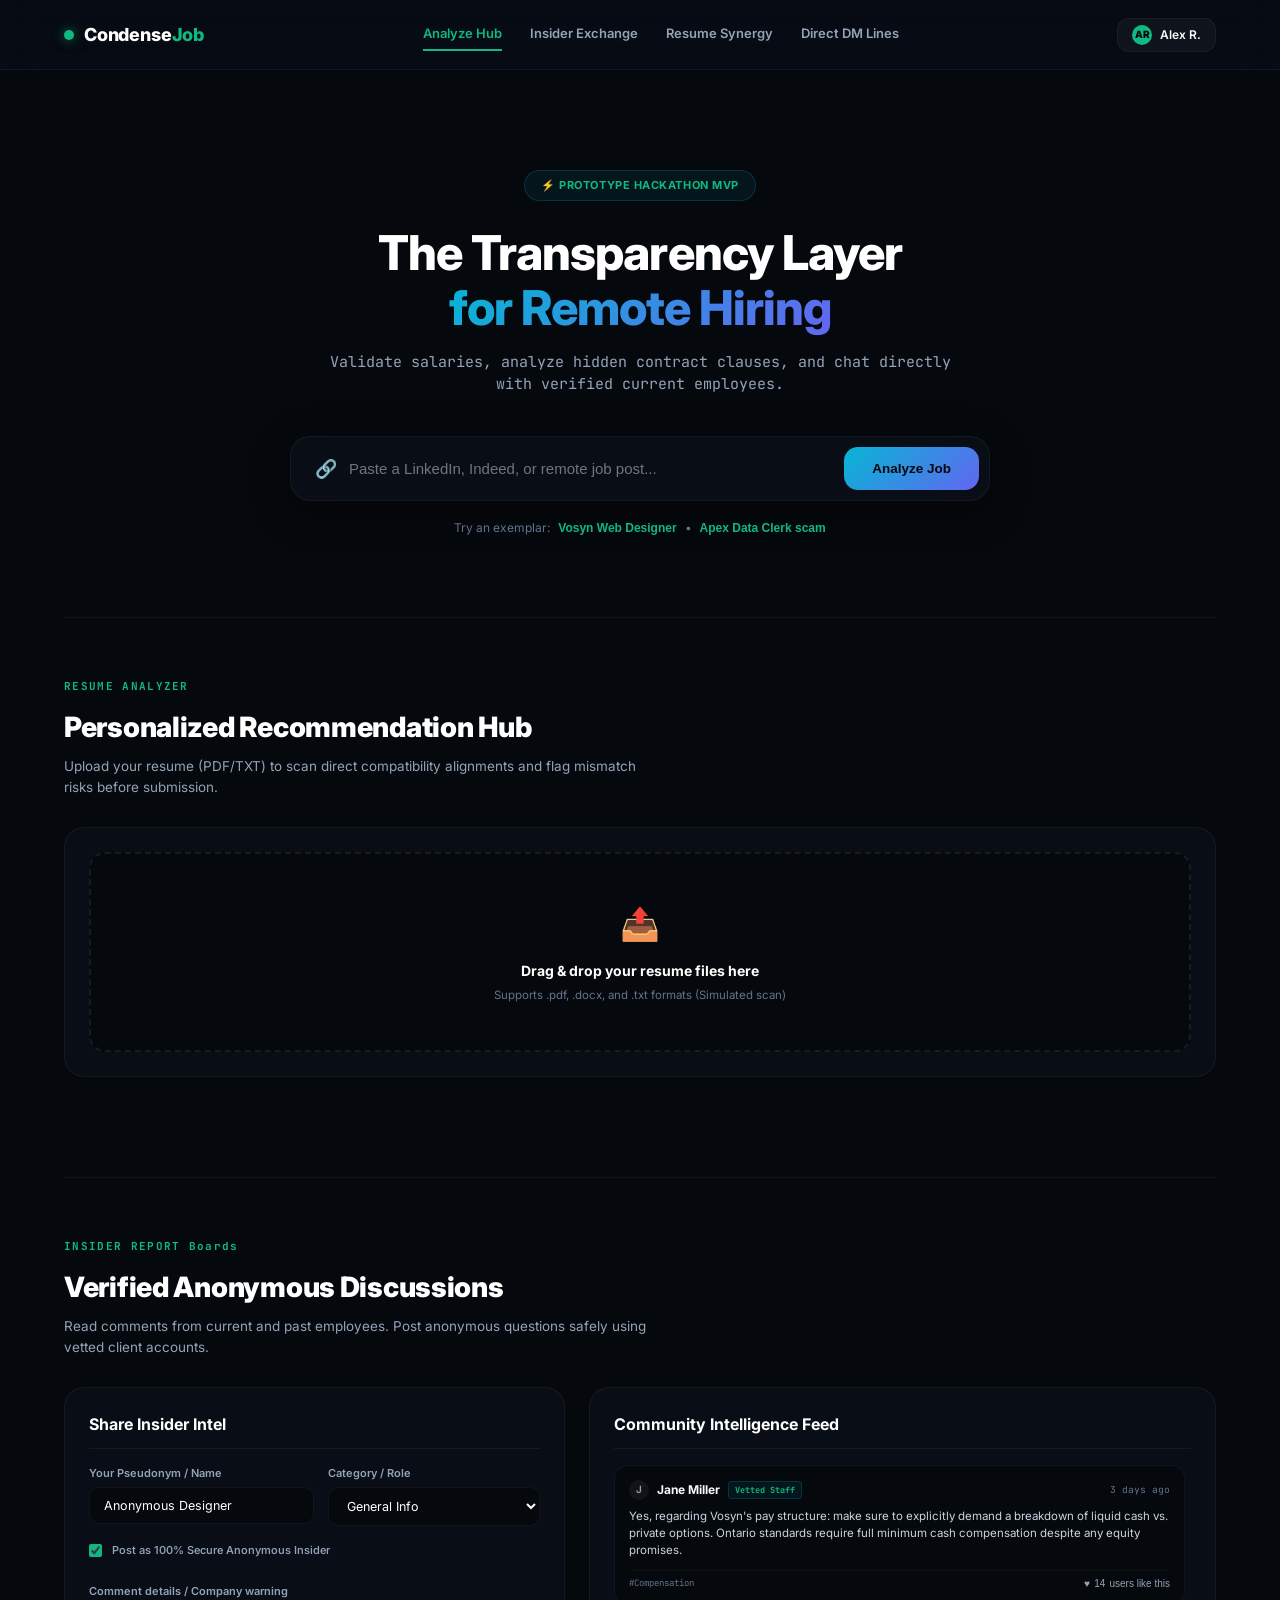
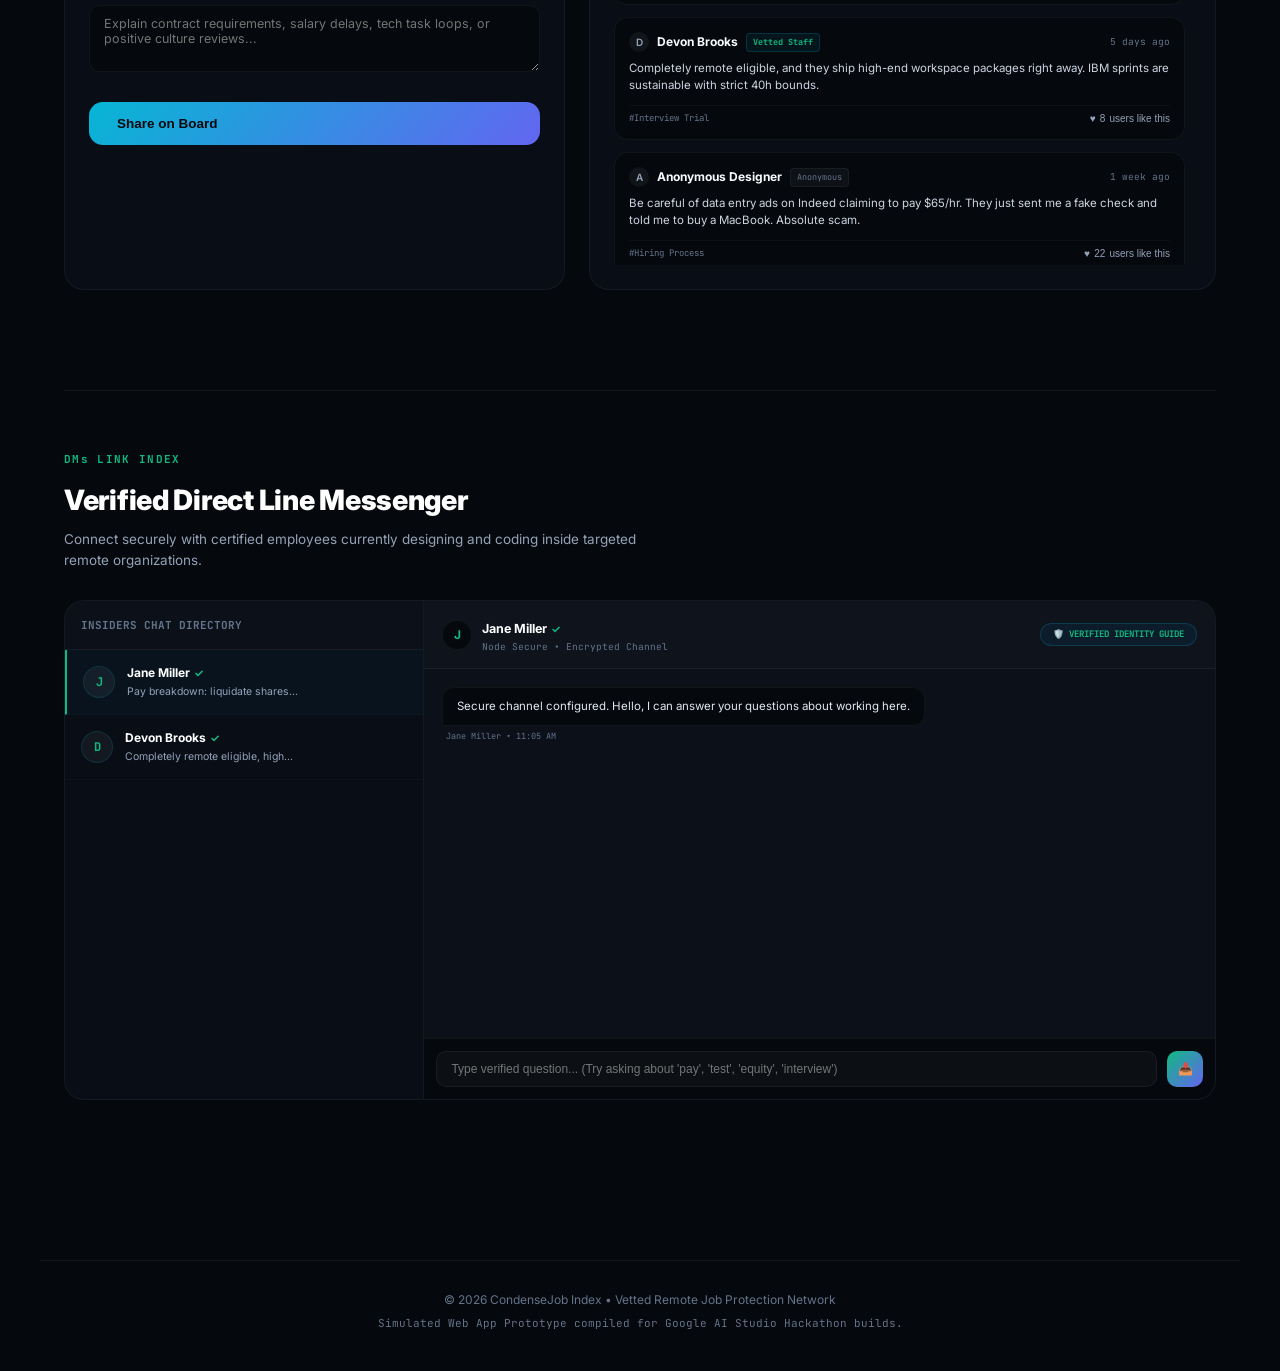
<file: website/index.html>
<!DOCTYPE html>
<html lang="en">
<head>
  <meta charset="UTF-8">
  <meta name="viewport" content="width=device-width, initial-scale=1.0">
  <title>CondenseJob - The Transparency Layer for Remote Hiring</title>
  <link rel="stylesheet" href="styles.css">
</head>
<body>
  <!-- Header Navigation Panel -->
  <header class="navbar">
    <div class="nav-container">
      <div class="logo-wrap">
        <span class="logo-dot"></span>
        <span class="logo-text">Condense<span class="text-cyan">Job</span></span>
      </div>
      <nav class="nav-links">
        <a href="#analyzer" class="nav-item active">Analyze Hub</a>
        <a href="#feed" class="nav-item">Insider Exchange</a>
        <a href="#recommendations" class="nav-item">Resume Synergy</a>
        <a href="#messenger" class="nav-item">Direct DM Lines</a>
      </nav>
      <div class="user-badge-wrap">
        <div class="user-badge">
          <span class="user-avatar">AR</span>
          <span class="user-name">Alex R.</span>
        </div>
      </div>
    </div>
  </header>

  <!-- Hero & Link Analyzer Form Section -->
  <main class="main-content">
    <section class="hero-section">
      <div class="announcement-pill">⚡ PROTOTYPE HACKATHON MVP</div>
      <h1 class="hero-title">
        The Transparency Layer <br>
        <span class="gradient-text">for Remote Hiring</span>
      </h1>
      <p class="hero-sub font-mono">
        Validate salaries, analyze hidden contract clauses, and chat directly with verified current employees.
      </p>

      <!-- URL Analyzer Box -->
      <div class="analyzer-wrap" id="analyzer">
        <form id="url-form" class="url-input-card">
          <div class="input-icon-group">
            <span class="link-svg">🔗</span>
            <input type="text" id="url-input" placeholder="Paste a LinkedIn, Indeed, or remote job post..." required>
          </div>
          <button type="submit" class="btn-primary" id="btn-submit-audit">
            <span class="btn-spinner hidden" id="audit-spinner">🌀</span>
            <span id="btn-text">Analyze Job</span>
          </button>
        </form>

        <div class="exemplars-row">
          <span>Try an exemplar:</span>
          <button type="button" class="preset-btn" data-url="linkedin.com/jobs/view/vosyn-product-designer">Vosyn Web Designer</button>
          <span class="dot-separator">•</span>
          <button type="button" class="preset-btn" data-url="indeed.com/jobs/view/apex-tech-data-entry">Apex Data Clerk scam</button>
        </div>
      </div>
    </section>

    <!-- Interactive AI Job Audit Response Section -->
    <div class="loading-panel hidden" id="audit-loader">
      <div class="scanning-beam"></div>
      <p class="loading-label font-mono">🥫 Dispensing Trust Sensors & Pulling Forums...</p>
    </div>

    <section class="analysis-results-section hidden" id="audit-results-panel">
      <!-- Section Header -->
      <div class="results-header">
        <div class="role-block">
          <span class="vetted-badge">⚡ Real-Time AI Verification</span>
          <h2 class="display-role" id="target-role">graphic designer</h2>
          <p class="display-entity" id="target-entity">Vetted Enterprise Co. &bull; Remote</p>
        </div>
        <div class="action-block">
          <button class="btn-secondary" id="btn-save-job">Save Job</button>
          <a href="#feed" class="btn-outline">View Forum discussions</a>
        </div>
      </div>

      <!-- Core Metric Cards (Similar to Extension Panel / Reference Image) -->
      <div class="metrics-grid">
        <div class="m-card">
          <h3 class="m-label">Overall Trust Score</h3>
          <p class="m-big text-warning" id="rating-trust">64</p>
          <div class="bar-track"><div class="bar" id="bar-trust" style="width: 64%;"></div></div>
        </div>
        <div class="m-card">
          <h3 class="m-label">Scam Risk Score</h3>
          <p class="m-big text-success" id="rating-scam">34</p>
          <div class="bar-track"><div class="bar" id="bar-scam" style="width: 34%;"></div></div>
        </div>
        <div class="m-card">
          <h3 class="m-label">Worth Applying?</h3>
          <div class="priority-pills">
            <span class="m-pill-warning" id="desc-priority">Use Caution</span>
          </div>
        </div>
        <div class="m-card">
          <h3 class="m-label">Match Score</h3>
          <p class="m-big text-warning" id="rating-match">71</p>
          <div class="bar-track"><div class="bar" id="bar-match" style="width: 71%;"></div></div>
        </div>
      </div>

      <!-- Detailed Breakdown List layout -->
      <div class="details-grid">
        <div class="d-panel">
          <h4 class="font-mono label-heading uppercase"><span class="highlight-cyan">🥫</span> AI-Generated Audit Summaries</h4>
          <ul class="bullet-list-large" id="list-summaries">
            <li>Language suggests broad responsibilities.</li>
          </ul>
        </div>
        
        <div class="d-panel border-red-glow hidden" id="warnings-panel">
          <h4 class="font-mono label-heading text-red uppercase">⚠️ Transparency Pitfalls Found</h4>
          <ul class="bullet-list-large" id="list-warnings">
            <!-- Warnings loaded here dynamically -->
          </ul>
        </div>
      </div>
    </section>

    <!-- Resume Synergy & Upload section -->
    <section class="section-container" id="recommendations">
      <div class="section-badge font-mono">RESUME ANALYZER</div>
      <h2 class="section-heading">Personalized Recommendation Hub</h2>
      <p class="section-desc">
        Upload your resume (PDF/TXT) to scan direct compatibility alignments and flag mismatch risks before submission.
      </p>

      <div class="bento-card relative">
        <div class="upload-dropzone" id="resume-dropzone">
          <span class="upload-svg">📤</span>
          <p class="upload-title">Drag & drop your resume files here</p>
          <p class="upload-helper">Supports .pdf, .docx, and .txt formats (Simulated scan)</p>
          <input type="file" id="resume-file-input" class="hidden">
        </div>

        <div class="upload-result-box hidden" id="upload-result">
          <div class="result-top">
            <h4 class="result-title text-success">✓ Alex_Rivera_UI_Resume.pdf Matched!</h4>
            <p class="result-subtitle">Successfully sync'd 12 core design skills from user records.</p>
          </div>
          <div class="match-metrics-row">
            <div class="sub-metric">
              <span class="sub-label">Profile Fit</span>
              <span class="sub-val text-cyan">92% Match</span>
            </div>
            <div class="sub-metric">
              <span class="sub-label">Visa Sync</span>
              <span class="sub-val text-success">Authorized</span>
            </div>
            <div class="sub-metric">
              <span class="sub-label">Work Style Fit</span>
              <span class="sub-val text-cyan">Perfect Remote</span>
            </div>
          </div>
        </div>
      </div>
    </section>

    <!-- Community Exchange Boards & Discussions -->
    <section class="section-container" id="feed">
      <div class="section-badge font-mono">INSIDER REPORT Boards</div>
      <h2 class="section-heading">Verified Anonymous Discussions</h2>
      <p class="section-desc">
        Read comments from current and past employees. Post anonymous questions safely using vetted client accounts.
      </p>

      <div class="forum-grid">
        <!-- Forum posting box -->
        <div id="forum-form-card" class="bento-card">
          <h3 class="card-subtitle">Share Insider Intel</h3>
          <form id="comment-form" class="form-layout mt-3">
            <div class="form-row-grid">
              <div class="input-wrap">
                <label for="comment-author">Your Pseudonym / Name</label>
                <input type="text" id="comment-author" value="Anonymous Designer" placeholder="Leave blank for anonymity">
              </div>
              <div class="input-wrap">
                <label for="comment-role-tag">Category / Role</label>
                <select id="comment-role-tag">
                  <option value="General Info">General Info</option>
                  <option value="Compensation">Compensation & Pay</option>
                  <option value="Interview Trial">Interview Trial</option>
                  <option value="Hiring Process">Hiring Process</option>
                </select>
              </div>
            </div>

            <!-- Anonymous vs Verified toggle selection -->
            <div class="checkbox-row">
              <input type="checkbox" id="comment-is-anonymous" checked>
              <label for="comment-is-anonymous">Post as 100% Secure Anonymous Insider</label>
            </div>

            <div class="input-wrap mt-2">
              <label for="comment-content">Comment details / Company warning</label>
              <textarea id="comment-content" rows="3" placeholder="Explain contract requirements, salary delays, tech task loops, or positive culture reviews..." required></textarea>
            </div>

            <button type="submit" class="btn-primary mt-3">Share on Board</button>
          </form>
        </div>

        <!-- Discussions feed board -->
        <div class="comments-stream-wrap bento-card">
          <h3 class="card-subtitle">Community Intelligence Feed</h3>
          <div class="comments-list" id="comments-list">
            <!-- Simulated comments loaded here -->
          </div>
        </div>
      </div>
    </section>

    <!-- Direct Messaging (Simulated Employer Communication) -->
    <section class="section-container" id="messenger">
      <div class="section-badge font-mono">DMs LINK INDEX</div>
      <h2 class="section-heading">Verified Direct Line Messenger</h2>
      <p class="section-desc">
        Connect securely with certified employees currently designing and coding inside targeted remote organizations.
      </p>

      <div class="messenger-grid bento-card">
        <!-- Left Sidebar: Conversations Threads -->
        <div class="msg-threads-sidebar">
          <div class="sidebar-title">Insiders Chat Directory</div>
          <div class="threads-list" id="threads-list">
            <div class="thread-item active" data-conv-id="c1">
              <div class="avatar-circle">J</div>
              <div class="thread-info">
                <div class="thread-name-row">
                  <span class="participant-name">Jane Miller</span>
                  <span class="vetted-v">✓</span>
                </div>
                <div class="thread-last-msg">Pay breakdown: liquidate shares...</div>
              </div>
            </div>
            <div class="thread-item" data-conv-id="c2">
              <div class="avatar-circle">D</div>
              <div class="thread-info">
                <div class="thread-name-row">
                  <span class="participant-name">Devon Brooks</span>
                  <span class="vetted-v">✓</span>
                </div>
                <div class="thread-last-msg">Completely remote eligible, high...</div>
              </div>
            </div>
          </div>
        </div>

        <!-- Right Main: Chat View Messages Stream -->
        <div class="msg-viewport">
          <div class="viewport-header">
            <div class="active-participant-row">
              <div class="header-avatar" id="active-chat-avatar">J</div>
              <div class="header-desc">
                <div class="header-name-row">
                  <span class="h-name" id="active-chat-name">Jane Miller</span>
                  <span class="vetted-v">✓</span>
                </div>
                <span class="h-status">Node Secure &bull; Encrypted Channel</span>
              </div>
            </div>
            <div class="identity-badge">🛡️ Verified Identity Guide</div>
          </div>

          <div class="messages-viewport" id="messages-stream">
            <!-- Dynamic chats go here -->
          </div>

          <!-- Chat form entry -->
          <form id="dm-form" class="viewport-input-form">
            <input type="text" id="dm-text-input" placeholder="Type verified question... (Try asking about 'pay', 'test', 'equity', 'interview')" required>
            <button type="submit" class="btn-send">📥</button>
          </form>
        </div>
      </div>
    </section>
  </main>

  <!-- Global Footer -->
  <footer class="app-footer">
    <p>&copy; 2026 CondenseJob Index &bull; Vetted Remote Job Protection Network</p>
    <p class="helper-text font-mono">Simulated Web App Prototype compiled for Google AI Studio Hackathon builds.</p>
  </footer>

  <script src="script.js"></script>
</body>
</html>
</file>
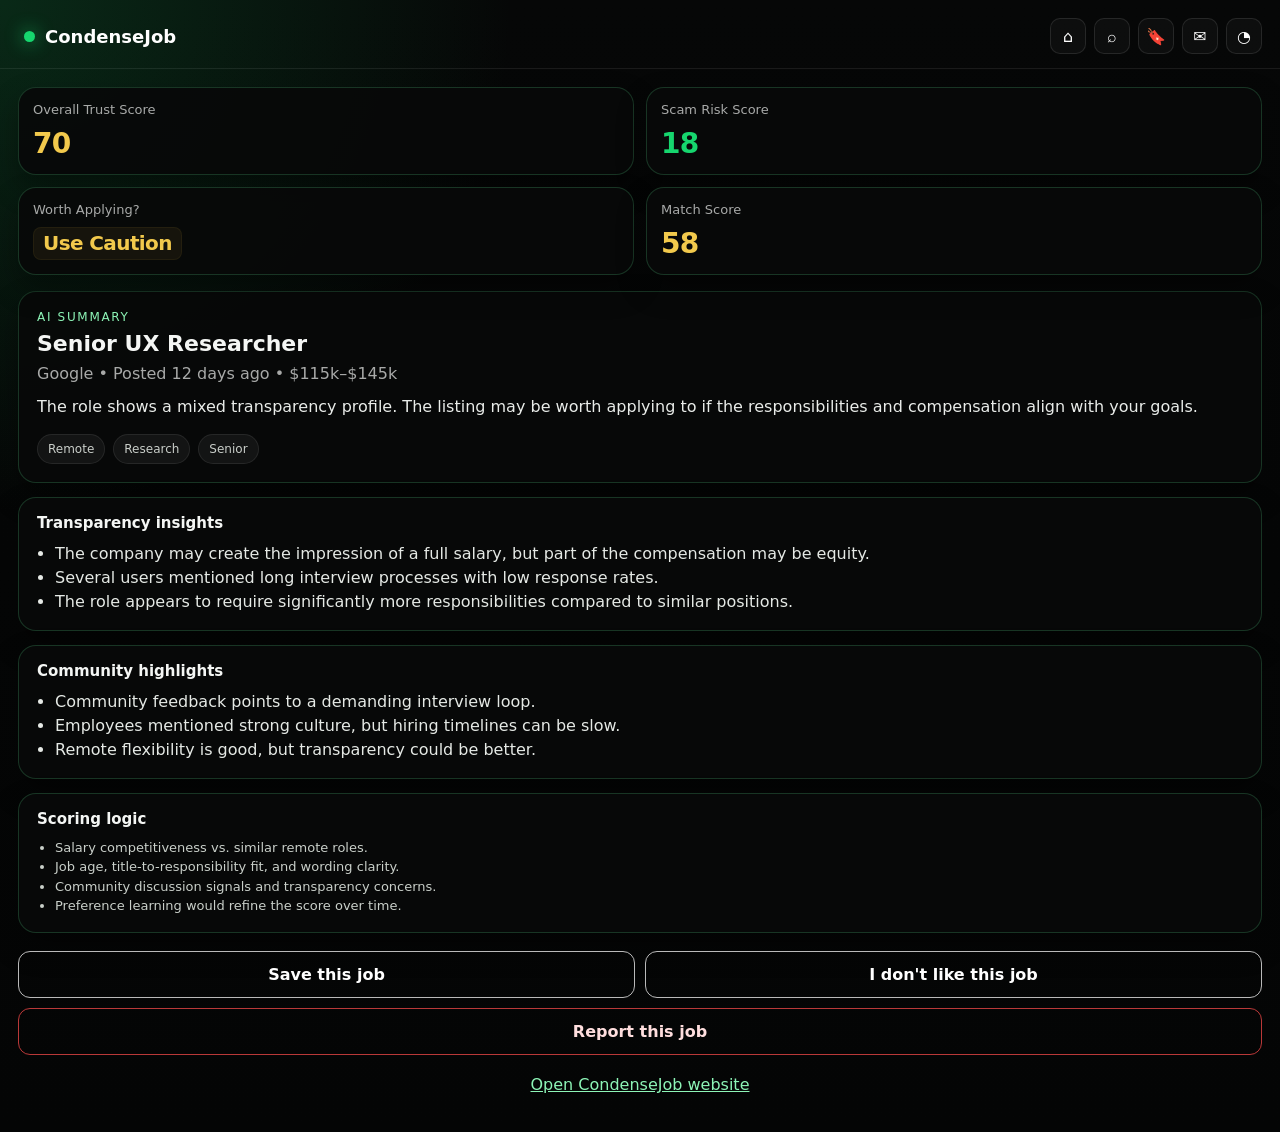
<file: extension/panel.html>
<!doctype html>
<html lang="en">
<head>
  <meta charset="UTF-8" />
  <meta name="viewport" content="width=device-width, initial-scale=1.0" />
  <title>CondenseJob Panel</title>
  <link rel="stylesheet" href="panel.css" />
</head>
<body>
  <div class="app">
    <header class="topbar">
      <button class="brand" id="logoBtn" type="button" title="Open CondenseJob homepage">
        <span class="dot"></span>
        <span>CondenseJob</span>
      </button>

      <nav class="icons">
        <button class="icon" data-route="home" title="Home">⌂</button>
        <button class="icon" data-route="search" title="Search">⌕</button>
        <button class="icon" data-route="saved" title="Saved Jobs">🔖</button>
        <button class="icon" data-route="messages" title="Messages">✉</button>
        <button class="icon" data-route="profile" title="Profile">◔</button>
      </nav>
    </header>

    <main class="content">
      <section class="score-grid">
        <div class="score">
          <label>Overall Trust Score</label>
          <strong id="trustScore">70</strong>
        </div>
        <div class="score">
          <label>Scam Risk Score</label>
          <strong id="riskScore" class="danger">18</strong>
        </div>
        <div class="score">
          <label>Worth Applying?</label>
          <strong id="decision">Use Caution</strong>
        </div>
        <div class="score">
          <label>Match Score</label>
          <strong id="matchScore">58</strong>
        </div>
      </section>

      <section class="summary-card">
        <p class="eyebrow">AI Summary</p>
        <h1 id="jobTitle">Senior UX Researcher</h1>
        <p id="jobMeta" class="meta">Company • Remote • Posted 12 days ago</p>
        <p id="summaryText" class="summary">
          The role appears to align with your background, but the posting includes a few transparency concerns.
        </p>
        <div class="chips" id="chips"></div>
      </section>

      <section class="panel-block">
        <h2>Transparency insights</h2>
        <ul id="warnings" class="bullets"></ul>
      </section>

      <section class="panel-block">
        <h2>Community highlights</h2>
        <ul id="community" class="bullets"></ul>
      </section>

      <section class="panel-block">
        <h2>Scoring logic</h2>
        <ul id="logic" class="bullets small"></ul>
      </section>

      <section class="actions">
        <button type="button" class="ghost" id="saveBtn">Save this job</button>
        <button type="button" class="ghost" id="dislikeBtn">I don't like this job</button>
        <button type="button" class="ghost danger" id="reportBtn">Report this job</button>
      </section>

      <section class="footer-link">
        <button type="button" id="openSite">Open CondenseJob website</button>
      </section>
    </main>
  </div>

  <script src="panel.js"></script>
</body>
</html>
</file>
<file: website/styles.css>
/* Stylesheet for CondenseJob Product Website */
@import url('https://fonts.googleapis.com/css2?family=Inter:wght@300;400;500;600;700;800&family=JetBrains+Mono:wght@400;500;600&display=swap');

:root {
  --bg-dark: #05080c;
  --bg-card: #080d16;
  --bg-card-hover: #0c1422;
  --border-color: rgba(255, 255, 255, 0.05);
  --border-hover: rgba(255, 255, 255, 0.12);
  --cyan-accent: #10b981;
  --indigo-accent: #6366f1;
  --success-color: #10b981;
  --warning-color: #f8b400;
  --red-color: #ef4444;
  --text-primary: #f8fafc;
  --text-secondary: #94a3b8;
  --text-tertiary: #64748b;
}

* {
  box-sizing: border-box;
  margin: 0;
  padding: 0;
  scroll-behavior: smooth;
}

body {
  background-color: var(--bg-dark);
  color: var(--text-primary);
  font-family: "Inter", sans-serif;
  line-height: 1.5;
  padding-bottom: 40px;
}

/* Typography Helpers */
.font-mono {
  font-family: "JetBrains Mono", monospace;
}

.uppercase {
  text-transform: uppercase;
}

.text-cyan {
  color: var(--cyan-accent);
}

.text-success {
  color: var(--success-color);
}

.text-warning {
  color: var(--warning-color);
}

.text-red {
  color: var(--red-color);
}

/* Navbar */
.navbar {
  background: rgba(8, 13, 22, 0.8);
  backdrop-filter: blur(20px);
  border-bottom: 1px solid var(--border-color);
  position: sticky;
  top: 0;
  z-index: 100;
  height: 70px;
}

.nav-container {
  max-width: 1200px;
  margin: 0 auto;
  height: 100%;
  padding: 0 24px;
  display: flex;
  justify-content: space-between;
  align-items: center;
}

.logo-wrap {
  display: flex;
  align-items: center;
  gap: 10px;
  cursor: pointer;
}

.logo-dot {
  width: 10px;
  height: 10px;
  border-radius: 50%;
  background-color: var(--success-color);
  box-shadow: 0 0 12px rgba(16, 185, 129, 0.6);
}

.logo-text {
  font-size: 18px;
  font-weight: 800;
  letter-spacing: -0.01em;
  color: #ffffff;
}

.nav-links {
  display: flex;
  gap: 28px;
}

.nav-item {
  color: var(--text-secondary);
  font-size: 13px;
  font-weight: 600;
  text-decoration: none;
  padding: 6px 0;
  transition: color 0.15s ease, border-color 0.15s ease;
  border-bottom: 2px solid transparent;
}

.nav-item:hover, .nav-item.active {
  color: var(--cyan-accent);
}

.nav-item.active {
  border-color: var(--cyan-accent);
}

.user-badge {
  background: rgba(255, 255, 255, 0.04);
  border: 1px solid var(--border-color);
  padding: 6px 14px;
  border-radius: 12px;
  display: flex;
  align-items: center;
  gap: 8px;
}

.user-avatar {
  background: var(--cyan-accent);
  color: var(--bg-dark);
  font-size: 10px;
  font-weight: 850;
  width: 20px;
  height: 20px;
  border-radius: 50%;
  display: flex;
  align-items: center;
  justify-content: center;
}

.user-name {
  font-size: 12px;
  font-weight: 600;
  color: var(--text-primary);
}

/* Hero Section */
.main-content {
  max-width: 1200px;
  margin: 0 auto;
  padding: 40px 24px;
}

.hero-section {
  text-align: center;
  padding: 60px 0 40px 0;
  position: relative;
}

.announcement-pill {
  display: inline-block;
  background: rgba(6, 182, 212, 0.08);
  border: 1px solid rgba(6, 182, 212, 0.2);
  color: var(--cyan-accent);
  font-size: 11px;
  font-weight: 700;
  padding: 6px 16px;
  border-radius: 99px;
  margin-bottom: 24px;
  letter-spacing: 0.05em;
}

.hero-title {
  font-size: 48px;
  font-weight: 800;
  line-height: 1.15;
  color: #ffffff;
  margin-bottom: 16px;
  letter-spacing: -0.02em;
}

.gradient-text {
  background: linear-gradient(135deg, #06b6d4, #6366f1);
  -webkit-background-clip: text;
  background-clip: text;
  -webkit-text-fill-color: transparent;
}

.hero-sub {
  font-size: 15px;
  color: var(--text-secondary);
  max-width: 650px;
  margin: 0 auto 40px auto;
}

/* Analyzer Input Field */
.analyzer-wrap {
  max-width: 700px;
  margin: 0 auto;
}

.url-input-card {
  background: var(--bg-card);
  border: 1px solid var(--border-color);
  border-radius: 20px;
  padding: 10px;
  display: flex;
  align-items: center;
  gap: 12px;
  box-shadow: 0 10px 40px rgba(0,0,0,0.3);
}

.url-input-card:focus-within {
  border-color: rgba(6,182,212,0.4);
}

.input-icon-group {
  display: flex;
  align-items: center;
  gap: 12px;
  flex: 1;
  padding-left: 14px;
}

.link-svg {
  font-size: 18px;
}

.url-input-card input {
  background: transparent;
  border: none;
  font-size: 15px;
  color: #ffffff;
  outline: none;
  width: 100%;
}

.btn-primary {
  background: linear-gradient(135deg, #06b6d4, #6366f1);
  border: none;
  color: var(--bg-dark);
  font-size: 13.5px;
  font-weight: 750;
  padding: 14px 28px;
  border-radius: 14px;
  cursor: pointer;
  display: flex;
  align-items: center;
  gap: 8px;
  transition: opacity 0.15s ease, transform 0.1s ease;
}

.btn-primary:active {
  transform: scale(0.98);
}

.btn-primary:hover {
  opacity: 0.95;
}

.exemplars-row {
  margin-top: 18px;
  font-size: 12px;
  color: var(--text-tertiary);
  display: flex;
  align-items: center;
  justify-content: center;
  gap: 8px;
}

.preset-btn {
  background: transparent;
  border: none;
  color: var(--cyan-accent);
  font-weight: 600;
  cursor: pointer;
  font-size: 12px;
}

.preset-btn:hover {
  text-decoration: underline;
}

/* Loading Panel */
.loading-panel {
  background: var(--bg-card);
  border: 1px solid var(--border-color);
  padding: 40px;
  border-radius: 24px;
  text-align: center;
  position: relative;
  overflow: hidden;
  max-width: 800px;
  margin: 30px auto;
}

.scanning-beam {
  height: 2px;
  background: linear-gradient(to right, transparent, var(--cyan-accent), transparent);
  position: absolute;
  top: 0;
  left: 0;
  width: 100%;
  animation: scanning 1.8s infinite linear;
}

@keyframes scanning {
  0% { top: 0%; }
  100% { top: 100%; }
}

.loading-label {
  color: var(--cyan-accent);
  font-size: 13px;
  font-weight: 500;
}

.btn-spinner {
  display: inline-block;
  animation: spin 1s infinite linear;
}

@keyframes spin {
  100% { transform: rotate(360deg); }
}

/* Audit Results Panel */
.analysis-results-section {
  background: var(--bg-card);
  border: 1px solid var(--border-color);
  border-radius: 24px;
  padding: 30px;
  margin: 40px auto;
  max-width: 900px;
}

.results-header {
  display: flex;
  justify-content: space-between;
  align-items: flex-start;
  border-bottom: 1px solid var(--border-color);
  padding-bottom: 24px;
  margin-bottom: 24px;
}

.vetted-badge {
  background: rgba(16, 185, 129, 0.08);
  border: 1px solid rgba(16, 185, 129, 0.2);
  color: var(--success-color);
  font-size: 10.5px;
  font-weight: 700;
  padding: 4px 12px;
  border-radius: 8px;
  letter-spacing: 0.02em;
}

.display-role {
  font-size: 28px;
  font-weight: 800;
  color: #ffffff;
  margin-top: 8px;
  letter-spacing: -0.01em;
}

.display-entity {
  font-size: 13.5px;
  color: var(--text-secondary);
  margin-top: 4px;
}

.action-block {
  display: flex;
  gap: 12px;
}

.btn-secondary {
  background: rgba(255, 255, 255, 0.04);
  border: 1px solid var(--border-color);
  color: #ffffff;
  font-weight: 600;
  font-size: 12.5px;
  padding: 10px 18px;
  border-radius: 10px;
  cursor: pointer;
  transition: all 0.2s ease;
}

.btn-secondary:hover {
  background: rgba(255, 255, 255, 0.08);
}

.btn-outline {
  background: transparent;
  border: 1px solid rgba(6, 182, 212, 0.25);
  color: var(--cyan-accent);
  font-weight: 600;
  font-size: 12.5px;
  padding: 10px 18px;
  border-radius: 10px;
  text-decoration: none;
  display: inline-block;
  transition: all 0.2s ease;
}

.btn-outline:hover {
  background: rgba(6, 182, 212, 0.08);
  border-color: rgba(6, 182, 212, 0.4);
}

/* Metrics Grid matching Reference Image exactly for general aesthetic consistencies */
.metrics-grid {
  display: grid;
  grid-template-columns: repeat(2, 1fr);
  gap: 16px;
  margin-bottom: 24px;
}

@media (min-width: 768px) {
  .metrics-grid {
    grid-template-columns: repeat(4, 1fr);
  }
}

.m-card {
  background-color: var(--bg-dark);
  border: 1px solid var(--border-color);
  border-radius: 18px;
  padding: 18px;
  display: flex;
  flex-direction: column;
  justify-content: space-between;
  min-height: 120px;
}

.m-label {
  font-size: 11.5px;
  color: var(--text-secondary);
  font-weight: 500;
}

.m-big {
  font-family: "JetBrains Mono", monospace;
  font-size: 38px;
  font-weight: 800;
  margin-top: 8px;
}

.priority-pills {
  margin-top: 14px;
}

.m-pill-warning {
  color: var(--warning-color);
  background: rgba(248, 180, 0, 0.08);
  border: 1.5px solid rgba(248, 180, 0, 0.25);
  font-size: 13px;
  font-weight: 700;
  padding: 8px 18px;
  border-radius: 10px;
  display: inline-block;
}

.m-pill-success {
  color: var(--success-color);
  background: rgba(16, 185, 129, 0.08);
  border: 1.5px solid rgba(16, 185, 129, 0.25);
  font-size: 13px;
  font-weight: 700;
  padding: 8px 18px;
  border-radius: 10px;
  display: inline-block;
}

.bar-track {
  width: 100%;
  height: 4px;
  background-color: rgba(255, 255, 255, 0.04);
  border-radius: 20px;
  overflow: hidden;
  margin-top: 10px;
}

.bar {
  height: 100%;
  background-color: var(--cyan-accent);
}

#bar-trust {
  background: linear-gradient(to right, var(--cyan-accent), var(--indigo-accent));
}

#bar-scam {
  background-color: var(--success-color);
}

/* Details Grids */
.details-grid {
  display: grid;
  grid-template-columns: 1fr;
  gap: 20px;
}

@media (min-width: 768px) {
  .details-grid {
    grid-template-columns: 1fr 1fr;
  }
}

.d-panel {
  background-color: var(--bg-dark);
  border: 1px solid var(--border-color);
  border-radius: 18px;
  padding: 24px;
}

.border-red-glow {
  border-color: rgba(239, 68, 68, 0.2);
}

.label-heading {
  font-size: 12px;
  font-weight: 700;
  letter-spacing: 0.08em;
  color: var(--text-secondary);
  margin-bottom: 16px;
}

.highlight-cyan {
  color: var(--cyan-accent);
}

.bullet-list-large {
  list-style: none;
}

.bullet-list-large li {
  font-size: 12.5px;
  color: #e2e8f0;
  line-height: 1.6;
  position: relative;
  padding-left: 18px;
  margin-bottom: 12px;
}

.bullet-list-large li:last-child {
  margin-bottom: 0;
}

.bullet-list-large li::before {
  content: "•";
  position: absolute;
  left: 2px;
  top: 0;
  color: var(--cyan-accent);
}

#list-warnings li::before {
  color: var(--red-color);
}

/* Dynamic Sections */
.section-container {
  padding: 60px 0;
  border-top: 1px solid var(--border-color);
  margin-top: 40px;
}

.section-badge {
  color: var(--cyan-accent);
  font-size: 11px;
  font-weight: 700;
  letter-spacing: 0.12em;
  margin-bottom: 12px;
}

.section-heading {
  font-size: 28px;
  font-weight: 850;
  color: #ffffff;
  margin-bottom: 8px;
  letter-spacing: -0.01em;
}

.section-desc {
  font-size: 13.5px;
  color: var(--text-secondary);
  max-width: 600px;
  margin-bottom: 30px;
}

.bento-card {
  background: var(--bg-card);
  border: 1px solid var(--border-color);
  border-radius: 20px;
  padding: 24px;
}

.bento-card:hover {
  border-color: var(--border-hover);
}

/* File Upload zone */
.upload-dropzone {
  min-height: 200px;
  border: 2px dashed rgba(255, 255, 255, 0.08);
  border-radius: 16px;
  display: flex;
  flex-direction: column;
  align-items: center;
  justify-content: center;
  padding: 20px;
  cursor: pointer;
  transition: all 0.2s ease;
  background-color: var(--bg-dark);
}

.upload-dropzone:hover {
  border-color: var(--cyan-accent);
  background-color: var(--bg-card-hover);
}

.upload-svg {
  font-size: 32px;
  margin-bottom: 12px;
}

.upload-title {
  font-size: 14px;
  font-weight: 700;
  color: #ffffff;
}

.upload-helper {
  font-size: 11.5px;
  color: var(--text-tertiary);
  margin-top: 6px;
}

/* Upload Results Box */
.upload-result-box {
  background-color: var(--bg-dark);
  border: 1px solid rgba(16, 185, 129, 0.2);
  border-radius: 16px;
  padding: 20px;
  margin-top: 10px;
}

.result-top {
  border-bottom: 1px solid var(--border-color);
  padding-bottom: 14px;
}

.result-title {
  font-size: 14px;
  font-weight: 700;
}

.result-subtitle {
  font-size: 12px;
  color: var(--text-secondary);
  margin-top: 4px;
}

.match-metrics-row {
  display: grid;
  grid-template-columns: repeat(3, 1fr);
  gap: 12px;
  margin-top: 14px;
}

.sub-metric {
  display: flex;
  flex-direction: column;
}

.sub-label {
  font-size: 11px;
  color: var(--text-tertiary);
}

.sub-val {
  font-size: 13px;
  font-weight: 700;
  margin-top: 4px;
}

/* Forums Board */
.forum-grid {
  display: grid;
  grid-template-columns: 1fr;
  gap: 24px;
}

@media (min-width: 900px) {
  .forum-grid {
    grid-template-columns: 4fr 5fr;
  }
}

.card-subtitle {
  font-size: 16px;
  font-weight: 700;
  color: #ffffff;
  border-bottom: 1px solid var(--border-color);
  padding-bottom: 12px;
  margin-bottom: 16px;
}

.form-layout {
  display: flex;
  flex-direction: column;
  gap: 16px;
}

.form-row-grid {
  display: grid;
  grid-template-columns: 1fr;
  gap: 14px;
}

@media (min-width: 480px) {
  .form-row-grid {
    grid-template-columns: 1fr 1fr;
  }
}

.input-wrap {
  display: flex;
  flex-direction: column;
  gap: 6px;
}

.input-wrap label {
  font-size: 11px;
  color: var(--text-secondary);
  font-weight: 600;
}

.input-wrap input,
.input-wrap select,
.input-wrap textarea {
  background: var(--bg-dark);
  border: 1px solid var(--border-color);
  border-radius: 10px;
  padding: 10px 14px;
  font-size: 12.5px;
  color: #ffffff;
  outline: none;
  font-family: inherit;
}

.input-wrap input:focus,
.input-wrap select:focus,
.input-wrap textarea:focus {
  border-color: var(--cyan-accent);
}

.checkbox-row {
  display: flex;
  align-items: center;
  gap: 10px;
  font-size: 11px;
}

.checkbox-row input {
  accent-color: var(--cyan-accent);
}

.checkbox-row label {
  color: var(--text-secondary);
  font-weight: 550;
  cursor: pointer;
}

/* Stream Board comments */
.comments-list {
  display: flex;
  flex-direction: column;
  gap: 12px;
  max-height: 400px;
  overflow-y: auto;
  padding-right: 6px;
}

.comment-card {
  background-color: var(--bg-dark);
  border: 1px solid var(--border-color);
  border-radius: 14px;
  padding: 14px;
}

.comment-header {
  display: flex;
  justify-content: space-between;
  align-items: center;
  margin-bottom: 8px;
}

.comment-user-box {
  display: flex;
  align-items: center;
  gap: 8px;
}

.comment-avatar-char {
  width: 20px;
  height: 20px;
  border-radius: 50%;
  background: var(--border-color);
  display: flex;
  justify-content: center;
  align-items: center;
  font-size: 10px;
  color: var(--text-secondary);
  font-weight: 600;
}

.comment-author-name {
  font-size: 12px;
  font-weight: 700;
}

.verified-insider-flag {
  font-size: 8.5px;
  font-family: "JetBrains Mono", monospace;
  background: rgba(6, 182, 212, 0.08);
  border: 1px solid rgba(6, 182, 212, 0.2);
  color: var(--cyan-accent);
  padding: 2px 6px;
  border-radius: 4px;
  font-weight: 700;
}

.anon-flag {
  font-size: 8.5px;
  font-family: "JetBrains Mono", monospace;
  background: rgba(255, 255, 255, 0.04);
  border: 1px solid var(--border-color);
  color: var(--text-tertiary);
  padding: 2px 6px;
  border-radius: 4px;
}

.comment-date {
  font-size: 9.5px;
  color: var(--text-tertiary);
  font-family: "JetBrains Mono", monospace;
}

.comment-body {
  font-size: 11.5px;
  color: #cbd5e1;
  line-height: 1.5;
}

.comment-footer {
  display: flex;
  justify-content: space-between;
  align-items: center;
  margin-top: 10px;
  padding-top: 6px;
  border-top: 1px solid rgba(255,255,255,0.03);
}

.comment-tag-badge {
  font-family: "JetBrains Mono", monospace;
  font-size: 9px;
  color: var(--text-tertiary);
}

.comment-like-btn {
  background: transparent;
  border: none;
  color: var(--text-secondary);
  font-size: 10px;
  cursor: pointer;
  display: flex;
  align-items: center;
  gap: 4px;
}

.comment-like-btn:hover {
  color: var(--cyan-accent);
}

/* Messenger system view */
.messenger-grid {
  display: grid;
  grid-template-columns: 1fr;
  height: 500px;
  overflow: hidden;
  padding: 0 !important;
}

@media (min-width: 768px) {
  .messenger-grid {
    grid-template-columns: 1fr 2.2fr;
  }
}

.msg-threads-sidebar {
  border-right: 1px solid var(--border-color);
  display: flex;
  flex-direction: column;
}

.sidebar-title {
  padding: 16px;
  font-size: 11px;
  font-family: "JetBrains Mono", monospace;
  font-weight: 700;
  color: var(--text-tertiary);
  text-transform: uppercase;
  border-bottom: 1px solid var(--border-color);
  background-color: rgba(255,255,255,0.01);
}

.threads-list {
  flex: 1;
  overflow-y: auto;
}

.thread-item {
  display: flex;
  align-items: center;
  gap: 12px;
  padding: 14px 16px;
  cursor: pointer;
  border-bottom: 1px solid rgba(255,255,255,0.02);
  transition: all 0.2s ease;
}

.thread-item:hover {
  background-color: rgba(255, 255, 255, 0.02);
}

.thread-item.active {
  background-color: rgba(6, 182, 212, 0.04);
  border-left: 2px solid var(--cyan-accent);
}

.avatar-circle {
  width: 32px;
  height: 32px;
  border-radius: 50%;
  background: var(--border-color);
  display: flex;
  align-items: center;
  justify-content: center;
  font-size: 12px;
  font-weight: 700;
  color: var(--cyan-accent);
  border: 1px solid rgba(6, 182, 212, 0.15);
  font-family: "JetBrains Mono", monospace;
}

.thread-info {
  flex: 1;
  overflow: hidden;
}

.thread-name-row {
  display: flex;
  align-items: center;
  gap: 4px;
}

.participant-name {
  font-size: 12px;
  font-weight: 700;
  color: #ffffff;
}

.vetted-v {
  color: var(--cyan-accent);
  font-size: 11px;
  font-weight: bold;
}

.thread-last-msg {
  font-size: 10.5px;
  color: var(--text-secondary);
  white-space: nowrap;
  overflow: hidden;
  text-overflow: ellipsis;
  margin-top: 2px;
}

/* Chat viewport */
.msg-viewport {
  display: flex;
  flex-direction: column;
  background-color: rgba(255,255,255,0.01);
  height: 100%;
}

.viewport-header {
  padding: 14px 18px;
  border-bottom: 1px solid var(--border-color);
  display: flex;
  justify-content: space-between;
  align-items: center;
  background-color: rgba(255,255,255,0.01);
}

.active-participant-row {
  display: flex;
  align-items: center;
  gap: 10px;
}

.header-avatar {
  width: 30px;
  height: 30px;
  border-radius: 50%;
  background: var(--bg-dark);
  display: flex;
  align-items: center;
  justify-content: center;
  font-size: 12px;
  font-weight: bold;
  color: var(--cyan-accent);
  border: 1px solid var(--border-color);
}

.header-desc {
  display: flex;
  flex-direction: column;
}

.h-name {
  font-size: 12.5px;
  font-weight: 700;
  color: #ffffff;
}

.h-status {
  font-size: 9.5px;
  font-family: "JetBrains Mono", monospace;
  color: var(--text-tertiary);
  margin-top: 1px;
}

.identity-badge {
  font-family: "JetBrains Mono", monospace;
  font-size: 9px;
  font-weight: 700;
  color: var(--cyan-accent);
  background: rgba(6, 144, 212, 0.08);
  border: 1px solid rgba(6, 182, 212, 0.2);
  border-radius: 99px;
  padding: 4px 12px;
  text-transform: uppercase;
}

.messages-viewport {
  flex: 1;
  padding: 18px;
  overflow-y: auto;
  display: flex;
  flex-direction: column;
  gap: 14px;
}

.msg-bubble {
  max-width: 75%;
  display: flex;
  flex-direction: column;
}

.msg-bubble.me {
  align-self: flex-end;
}

.msg-bubble.them {
  align-self: flex-start;
}

.bubble-text {
  padding: 10px 14px;
  font-size: 11.5px;
  line-height: 1.5;
  border-radius: 12px;
}

.msg-bubble.me .bubble-text {
  background: linear-gradient(135deg, var(--cyan-accent), var(--indigo-accent));
  color: var(--bg-dark);
  font-weight: 600;
  border-bottom-right-radius: 2px;
}

.msg-bubble.them .bubble-text {
  background-color: var(--bg-dark);
  border: 1px solid var(--border-color);
  color: #e2e8f0;
  border-bottom-left-radius: 2px;
}

.bubble-meta {
  font-family: "JetBrains Mono", monospace;
  font-size: 8.5px;
  color: var(--text-tertiary);
  margin-top: 4px;
  padding: 0 4px;
}

.msg-bubble.me .bubble-meta {
  text-align: right;
}

/* Viewport input */
.viewport-input-form {
  border-top: 1px solid var(--border-color);
  padding: 12px;
  display: flex;
  gap: 10px;
  align-items: center;
  background-color: var(--bg-dark);
}

.viewport-input-form input {
  flex: 1;
  background-color: rgba(255,255,255,0.03);
  border: 1px solid var(--border-color);
  border-radius: 10px;
  padding: 10px 14px;
  color: #ffffff;
  font-size: 12px;
  outline: none;
}

.viewport-input-form input:focus {
  border-color: var(--cyan-accent);
}

.btn-send {
  background: linear-gradient(135deg, var(--cyan-accent), var(--indigo-accent));
  border: none;
  font-size: 12px;
  width: 36px;
  height: 36px;
  border-radius: 10px;
  cursor: pointer;
  display: flex;
  align-items: center;
  justify-content: center;
  transition: opacity 0.15s ease;
}

.btn-send:hover {
  opacity: 0.9;
}

/* Footer & Other styling helper classes */
.app-footer {
  max-width: 1200px;
  margin: 60px auto 0 auto;
  border-top: 1px solid var(--border-color);
  padding: 30px 24px 0 24px;
  text-align: center;
  font-size: 12px;
  color: var(--text-tertiary);
}

.helper-text {
  margin-top: 6px;
  color: var(--text-tertiary);
  font-size: 11px;
}

.mt-2 { margin-top: 8px; }
.mt-3 { margin-top: 14px; }

.hidden {
  display: none !important;
}
</file>
<file: extension/panel.css>
:root{
  --bg:#050606;
  --panel:#090a0a;
  --line:rgba(100,255,160,.18);
  --line-strong:rgba(65,255,131,.42);
  --text:#f4f6f4;
  --muted:rgba(244,246,244,.68);
  --green:#16d66e;
  --yellow:#f2c94c;
  --red:#ff4d4d;
}

*{ box-sizing:border-box; }
html,body{ margin:0; height:100%; background:var(--bg); color:var(--text); font-family:Inter,system-ui,-apple-system,BlinkMacSystemFont,"Segoe UI",sans-serif; }
button{ font:inherit; }

.app{
  min-height:100vh;
  background:
    radial-gradient(circle at 0 0, rgba(17,130,65,.28), transparent 30%),
    linear-gradient(180deg, #060707, #040505);
}

.topbar{
  display:flex; align-items:center; justify-content:space-between;
  padding:18px 18px 14px; border-bottom:1px solid rgba(255,255,255,.08);
}

.brand{
  display:flex; align-items:center; gap:10px; color:#fff; background:none; border:0; cursor:pointer;
  font-size:18px; font-weight:700;
}
.dot{
  width:11px; height:11px; border-radius:50%; background:#16d66e; box-shadow:0 0 18px rgba(22,214,110,.85);
}

.icons{ display:flex; gap:8px; }
.icon{
  width:36px; height:36px; border-radius:10px; border:1px solid rgba(255,255,255,.10);
  background:rgba(255,255,255,.03); color:#fff; cursor:pointer;
}
.icon:hover{ border-color:rgba(22,214,110,.45); }

.content{ padding:18px; }

.score-grid{
  display:grid; grid-template-columns:repeat(2, minmax(0, 1fr)); gap:12px; margin-bottom:16px;
}
.score, .summary-card, .panel-block{
  background:rgba(8,9,9,.94); border:1px solid var(--line); border-radius:18px;
  box-shadow:0 14px 30px rgba(0,0,0,.32);
}
.score{ padding:14px; min-height:84px; }
.score label{ display:block; color:var(--muted); margin-bottom:10px; font-size:13px; }
.score strong{ font-size:28px; letter-spacing:-.03em; }
.danger{ color:var(--red); }

.summary-card{ padding:18px; margin-bottom:14px; }
.eyebrow{ margin:0 0 8px; color:#8df5b7; font-size:12px; text-transform:uppercase; letter-spacing:.14em; }
h1{ margin:0; font-size:22px; line-height:1.1; }
.meta{ margin:8px 0 12px; color:var(--muted); }
.summary{ margin:0 0 14px; color:#e9ece9; line-height:1.55; }

.chips{ display:flex; flex-wrap:wrap; gap:8px; }
.chip{
  padding:7px 10px; border-radius:999px; background:rgba(255,255,255,.05);
  border:1px solid rgba(255,255,255,.08); color:#c9cec9; font-size:12px;
}

.panel-block{ padding:16px 18px; margin-bottom:14px; }
.panel-block h2{ margin:0 0 10px; font-size:15px; }
.bullets{ margin:0; padding-left:18px; color:#e5e9e5; line-height:1.5; }
.bullets.small{ color:#c9cfc9; font-size:13px; }

.actions{
  display:grid; grid-template-columns:1fr; gap:10px; margin:18px 0 10px;
}
.ghost{
  width:100%; padding:13px 14px; border-radius:12px; border:1px solid rgba(255,255,255,.72);
  background:transparent; color:#fff; cursor:pointer; font-weight:600;
}
.ghost:hover{ border-color:rgba(22,214,110,.8); }
.ghost.danger{ border-color:rgba(255,77,77,.72); color:#ffdede; }

.footer-link{
  padding-bottom:10px;
}
.footer-link button{
  width:100%; border:0; background:none; color:#8df5b7; cursor:pointer; padding:10px 0;
  text-decoration:underline;
}

@media (min-width: 420px){
  .actions{ grid-template-columns:1fr 1fr; }
  .actions .danger{ grid-column:1 / -1; }
}
/* color utilities for scores and decision */
.color-green { color: var(--green) !important; }
.color-yellow { color: var(--yellow) !important; }
.color-red { color: var(--red) !important; }

/* make decision block visually prominent when colored */
#decision.color-green,
#decision.color-yellow,
#decision.color-red {
  display: inline-block;
  padding: 6px 10px;
  border-radius: 8px;
  font-size: 20px;
  line-height: 1.05;
}

/* subtle tinted background for decision states */
#decision.color-green { background: rgba(22,214,110,0.06); box-shadow: inset 0 0 0 1px rgba(22,214,110,0.06); }
#decision.color-yellow { background: rgba(242,201,76,0.06); box-shadow: inset 0 0 0 1px rgba(242,201,76,0.06); }
#decision.color-red { background: rgba(255,77,77,0.06); box-shadow: inset 0 0 0 1px rgba(255,77,77,0.06); }
</file>
